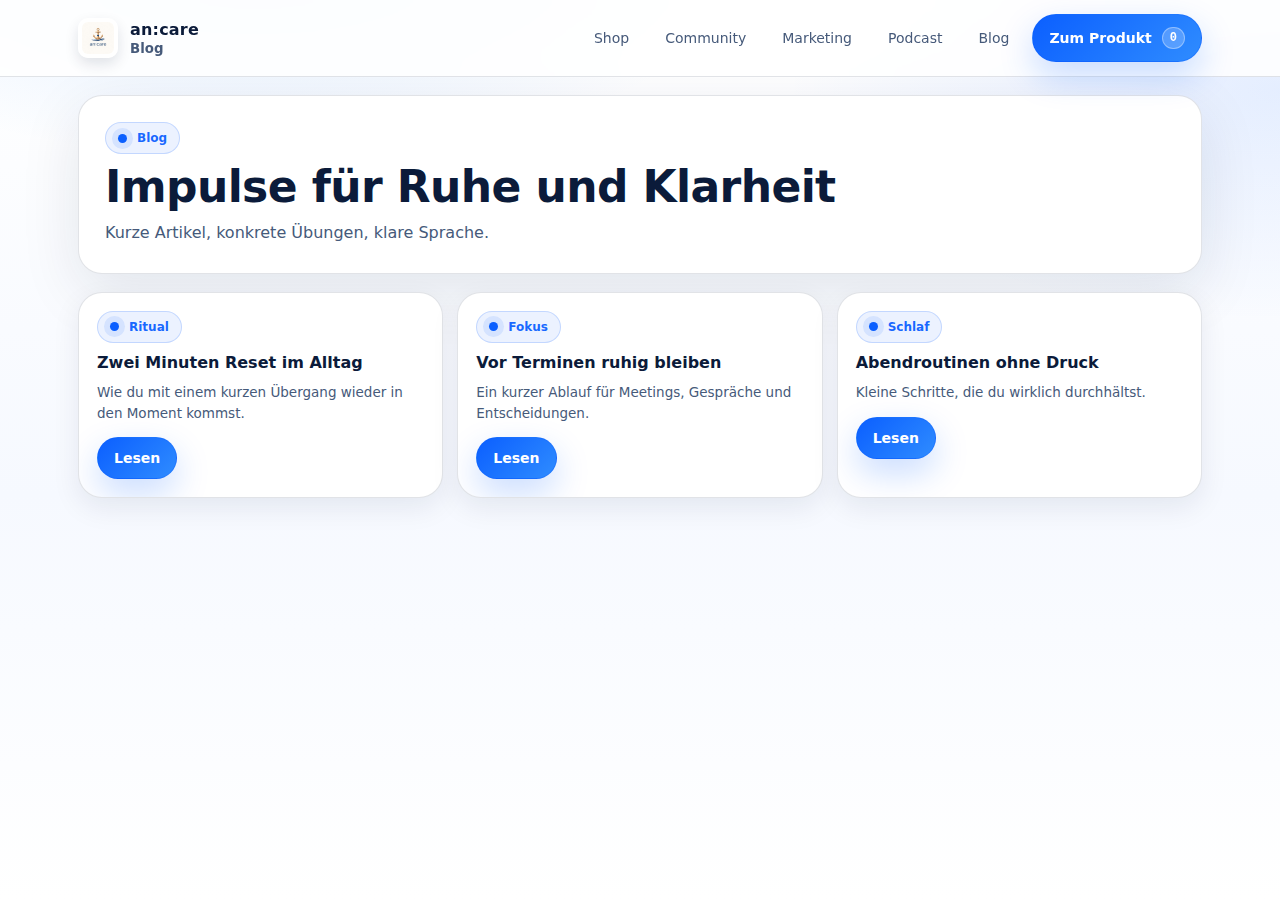
<file: blog.html>
<!doctype html>
<html lang="de">
<head>
  <meta charset="utf-8" />
  <meta name="viewport" content="width=device-width, initial-scale=1" />
  <title>an:care Blog</title>
  <link rel="icon" type="image/png" href="favicon.png">
  <link rel="apple-touch-icon" href="favicon.png">
  <link rel="stylesheet" href="styles.css" />
</head>

<body>
  <header>
    <div class="container">
      <div class="nav">
        <a class="brand" href="index.html" aria-label="Start">
          <img class="logo" src="logo.png" alt="an:care Logo" />
          <span>
            an:care
            <small>Blog</small>
          </span>
        </a>

        <nav class="links" aria-label="Navigation">
          <a class="link" href="shop.html">Shop</a>
          <a class="link" href="community.html">Community</a>
          <a class="link" href="marketing.html">Marketing</a>
          <a class="link" href="podcast.html">Podcast</a>
          <a class="link" href="blog.html">Blog</a>
          <a class="btn btnPrimary" href="product.html">
            Zum Produkt <span class="badge" id="cartCount">0</span>
          </a>
        </nav>
      </div>
    </div>
  </header>

  <main>
    <section class="section">
      <div class="container">
        <div class="card shadowBig">
          <div class="padLg">
            <div class="kicker"><span class="dot" aria-hidden="true"></span> Blog</div>
            <h1 style="margin:10px 0">Impulse für Ruhe und Klarheit</h1>
            <p class="lead" style="margin:0">
              Kurze Artikel, konkrete Übungen, klare Sprache.
            </p>
          </div>
        </div>

        <div style="height:18px"></div>

        <div class="grid3">
          <article class="card">
            <div class="pad">
              <div class="kicker"><span class="dot" aria-hidden="true"></span> Ritual</div>
              <div style="font-weight:900; font-size:16px; margin-top:10px">Zwei Minuten Reset im Alltag</div>
              <div class="sub">Wie du mit einem kurzen Übergang wieder in den Moment kommst.</div>
              <div class="ctaRow" style="margin-top:14px">
                <a class="btn btnPrimary" href="#">Lesen</a>
              </div>
            </div>
          </article>

          <article class="card">
            <div class="pad">
              <div class="kicker"><span class="dot" aria-hidden="true"></span> Fokus</div>
              <div style="font-weight:900; font-size:16px; margin-top:10px">Vor Terminen ruhig bleiben</div>
              <div class="sub">Ein kurzer Ablauf für Meetings, Gespräche und Entscheidungen.</div>
              <div class="ctaRow" style="margin-top:14px">
                <a class="btn btnPrimary" href="#">Lesen</a>
              </div>
            </div>
          </article>

          <article class="card">
            <div class="pad">
              <div class="kicker"><span class="dot" aria-hidden="true"></span> Schlaf</div>
              <div style="font-weight:900; font-size:16px; margin-top:10px">Abendroutinen ohne Druck</div>
              <div class="sub">Kleine Schritte, die du wirklich durchhältst.</div>
              <div class="ctaRow" style="margin-top:14px">
                <a class="btn btnPrimary" href="#">Lesen</a>
              </div>
            </div>
          </article>
        </div>
      </div>
    </section>
  </main>

  <script src="app.js"></script>
  <script>
    document.addEventListener("DOMContentLoaded", () => {
      if(typeof setCartBadge === "function") setCartBadge();
    });
  </script>
</body>
</html>
</file>
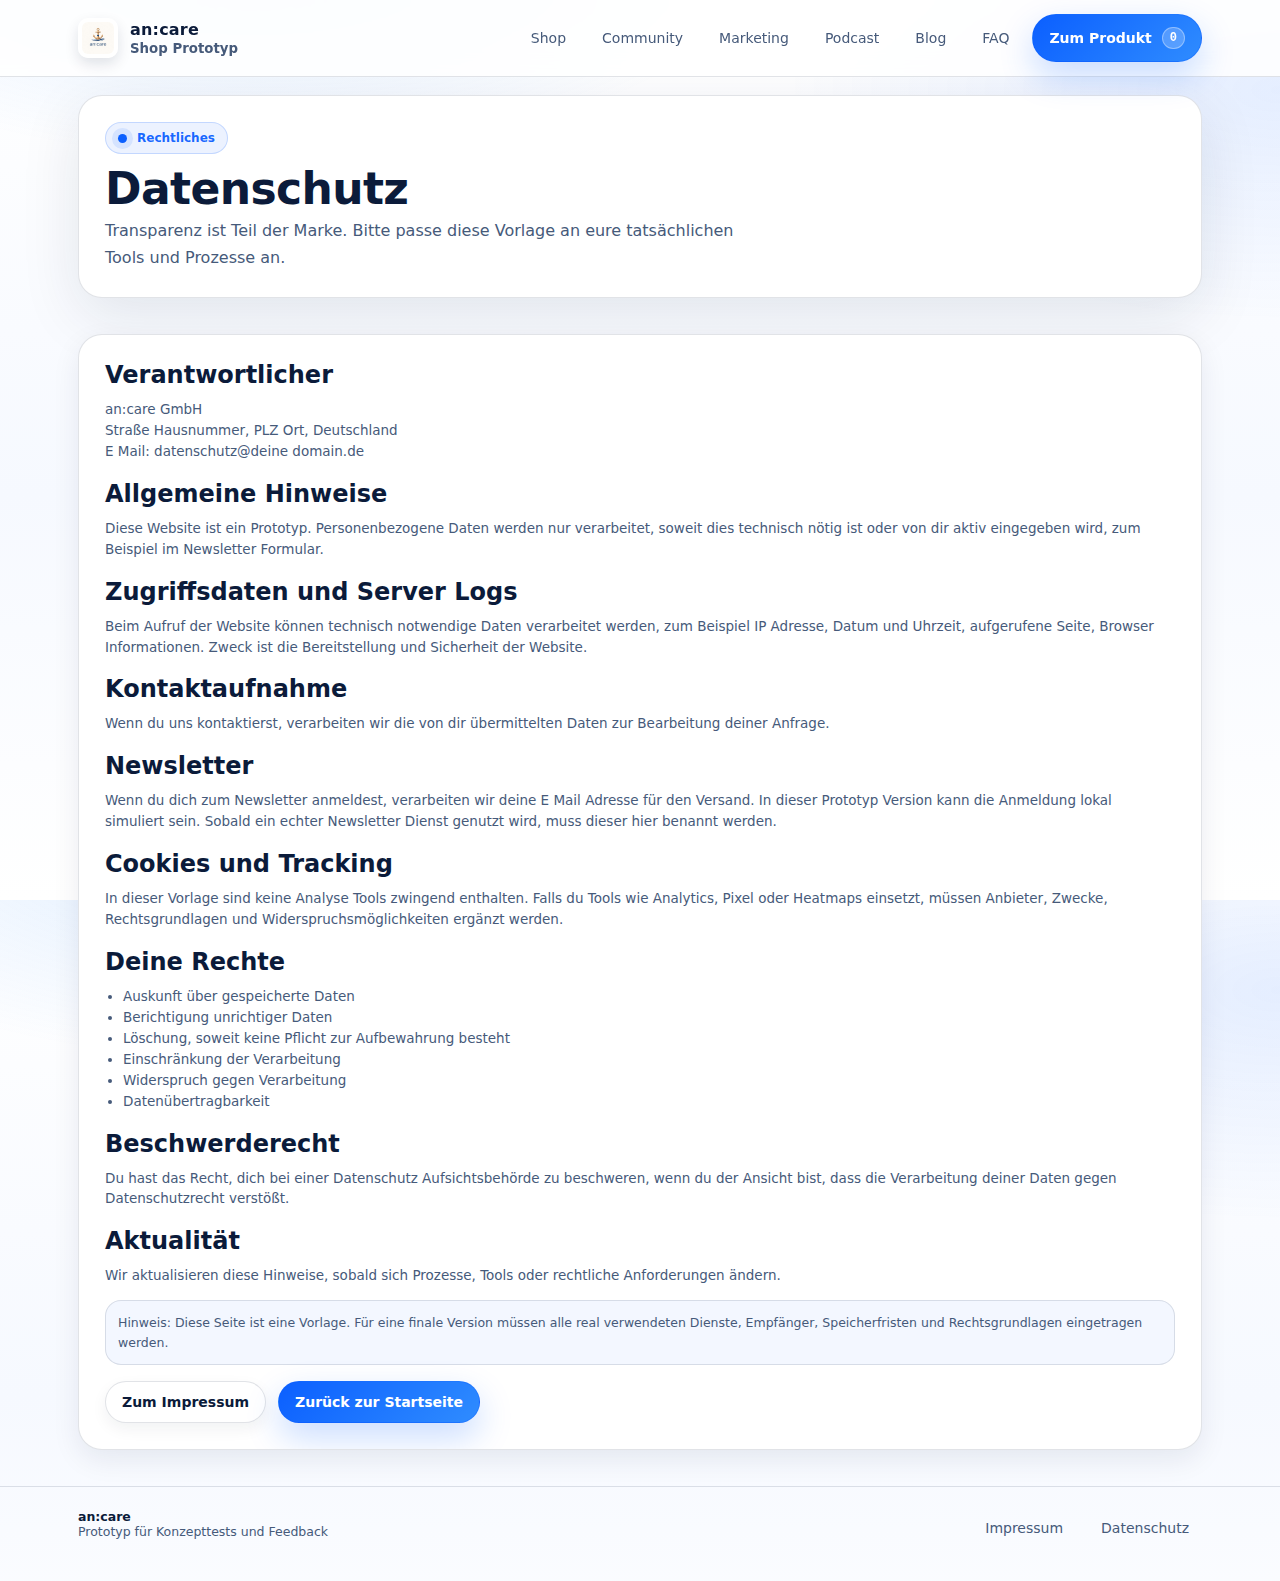
<file: datenschutz.html>
<!doctype html>
<html lang="de">
<head>
  <meta charset="utf-8" />
  <meta name="viewport" content="width=device-width, initial-scale=1" />
  <title>Datenschutz | an:care</title>
  <meta name="description" content="Datenschutzhinweise der an:care GmbH" />
  <link rel="icon" type="image/png" href="favicon.png">
  <link rel="apple-touch-icon" href="favicon.png">
  <link rel="stylesheet" href="styles.css" />
</head>

<body>
  <header>
    <div class="container">
      <div class="nav">
        <a class="brand" href="index.html" aria-label="Start">
          <img class="logo" src="logo.png" alt="an:care Logo" />
          <span>
            an:care
            <small>Shop Prototyp</small>
          </span>
        </a>

        <nav class="links" aria-label="Navigation">
          <a class="link" href="shop.html">Shop</a>
          <a class="link" href="community.html">Community</a>
          <a class="link" href="marketing.html">Marketing</a>
          <a class="link" href="podcast.html">Podcast</a>
          <a class="link" href="blog.html">Blog</a>
          <a class="link" href="index.html#faq">FAQ</a>
          <a class="btn btnPrimary" href="product.html">
            Zum Produkt <span class="badge" id="cartCount">0</span>
          </a>
        </nav>
      </div>
    </div>
  </header>

  <main>
    <section class="section">
      <div class="container">
        <div class="card shadowBig">
          <div class="padLg">
            <div class="kicker"><span class="dot" aria-hidden="true"></span> Rechtliches</div>
            <h1 style="margin:12px 0 6px">Datenschutz</h1>
            <p class="lead" style="margin-bottom:0">
              Transparenz ist Teil der Marke. Bitte passe diese Vorlage an eure tatsächlichen Tools und Prozesse an.
            </p>
          </div>
        </div>
      </div>
    </section>

    <section class="section">
      <div class="container">
        <div class="card">
          <div class="padLg">
            <h2 style="margin:0 0 10px">Verantwortlicher</h2>
            <p class="sub" style="margin:0 0 14px">
              an:care GmbH<br />
              Straße Hausnummer, PLZ Ort, Deutschland<br />
              E Mail: datenschutz@deine domain.de
            </p>

            <h2 style="margin:18px 0 10px">Allgemeine Hinweise</h2>
            <p class="sub" style="margin:0 0 14px">
              Diese Website ist ein Prototyp. Personenbezogene Daten werden nur verarbeitet, soweit dies technisch nötig ist oder von dir aktiv eingegeben wird, zum Beispiel im Newsletter Formular.
            </p>

            <h2 style="margin:18px 0 10px">Zugriffsdaten und Server Logs</h2>
            <p class="sub" style="margin:0 0 14px">
              Beim Aufruf der Website können technisch notwendige Daten verarbeitet werden, zum Beispiel IP Adresse, Datum und Uhrzeit, aufgerufene Seite, Browser Informationen. Zweck ist die Bereitstellung und Sicherheit der Website.
            </p>

            <h2 style="margin:18px 0 10px">Kontaktaufnahme</h2>
            <p class="sub" style="margin:0 0 14px">
              Wenn du uns kontaktierst, verarbeiten wir die von dir übermittelten Daten zur Bearbeitung deiner Anfrage.
            </p>

            <h2 style="margin:18px 0 10px">Newsletter</h2>
            <p class="sub" style="margin:0 0 14px">
              Wenn du dich zum Newsletter anmeldest, verarbeiten wir deine E Mail Adresse für den Versand. In dieser Prototyp Version kann die Anmeldung lokal simuliert sein. Sobald ein echter Newsletter Dienst genutzt wird, muss dieser hier benannt werden.
            </p>

            <h2 style="margin:18px 0 10px">Cookies und Tracking</h2>
            <p class="sub" style="margin:0 0 14px">
              In dieser Vorlage sind keine Analyse Tools zwingend enthalten. Falls du Tools wie Analytics, Pixel oder Heatmaps einsetzt, müssen Anbieter, Zwecke, Rechtsgrundlagen und Widerspruchsmöglichkeiten ergänzt werden.
            </p>

            <h2 style="margin:18px 0 10px">Deine Rechte</h2>
            <ul style="margin:0; padding-left:18px" class="sub">
              <li>Auskunft über gespeicherte Daten</li>
              <li>Berichtigung unrichtiger Daten</li>
              <li>Löschung, soweit keine Pflicht zur Aufbewahrung besteht</li>
              <li>Einschränkung der Verarbeitung</li>
              <li>Widerspruch gegen Verarbeitung</li>
              <li>Datenübertragbarkeit</li>
            </ul>

            <h2 style="margin:18px 0 10px">Beschwerderecht</h2>
            <p class="sub" style="margin:0 0 14px">
              Du hast das Recht, dich bei einer Datenschutz Aufsichtsbehörde zu beschweren, wenn du der Ansicht bist, dass die Verarbeitung deiner Daten gegen Datenschutzrecht verstößt.
            </p>

            <h2 style="margin:18px 0 10px">Aktualität</h2>
            <p class="sub" style="margin:0 0 14px">
              Wir aktualisieren diese Hinweise, sobald sich Prozesse, Tools oder rechtliche Anforderungen ändern.
            </p>

            <div class="fineprint" style="margin-top:14px">
              Hinweis: Diese Seite ist eine Vorlage. Für eine finale Version müssen alle real verwendeten Dienste, Empfänger, Speicherfristen und Rechtsgrundlagen eingetragen werden.
            </div>

            <div class="ctaRow" style="margin-top:16px">
              <a class="btn" href="impressum.html">Zum Impressum</a>
              <a class="btn btnPrimary" href="index.html">Zurück zur Startseite</a>
            </div>
          </div>
        </div>
      </div>
    </section>

    <footer>
      <div class="container">
        <div class="foot">
          <div>
            <strong style="color:var(--text)">an:care</strong><br />
            <span>Prototyp für Konzepttests und Feedback</span>
          </div>
          <div style="display:flex; gap:12px; flex-wrap:wrap">
            <a class="link" href="impressum.html">Impressum</a>
            <a class="link" href="datenschutz.html">Datenschutz</a>
          </div>
        </div>
      </div>
    </footer>
  </main>

  <script src="app.js"></script>
  <script>
    document.addEventListener("DOMContentLoaded", () => {
      if(typeof setCartBadge === "function") setCartBadge();
    });
  </script>
</body>
</html>
</file>
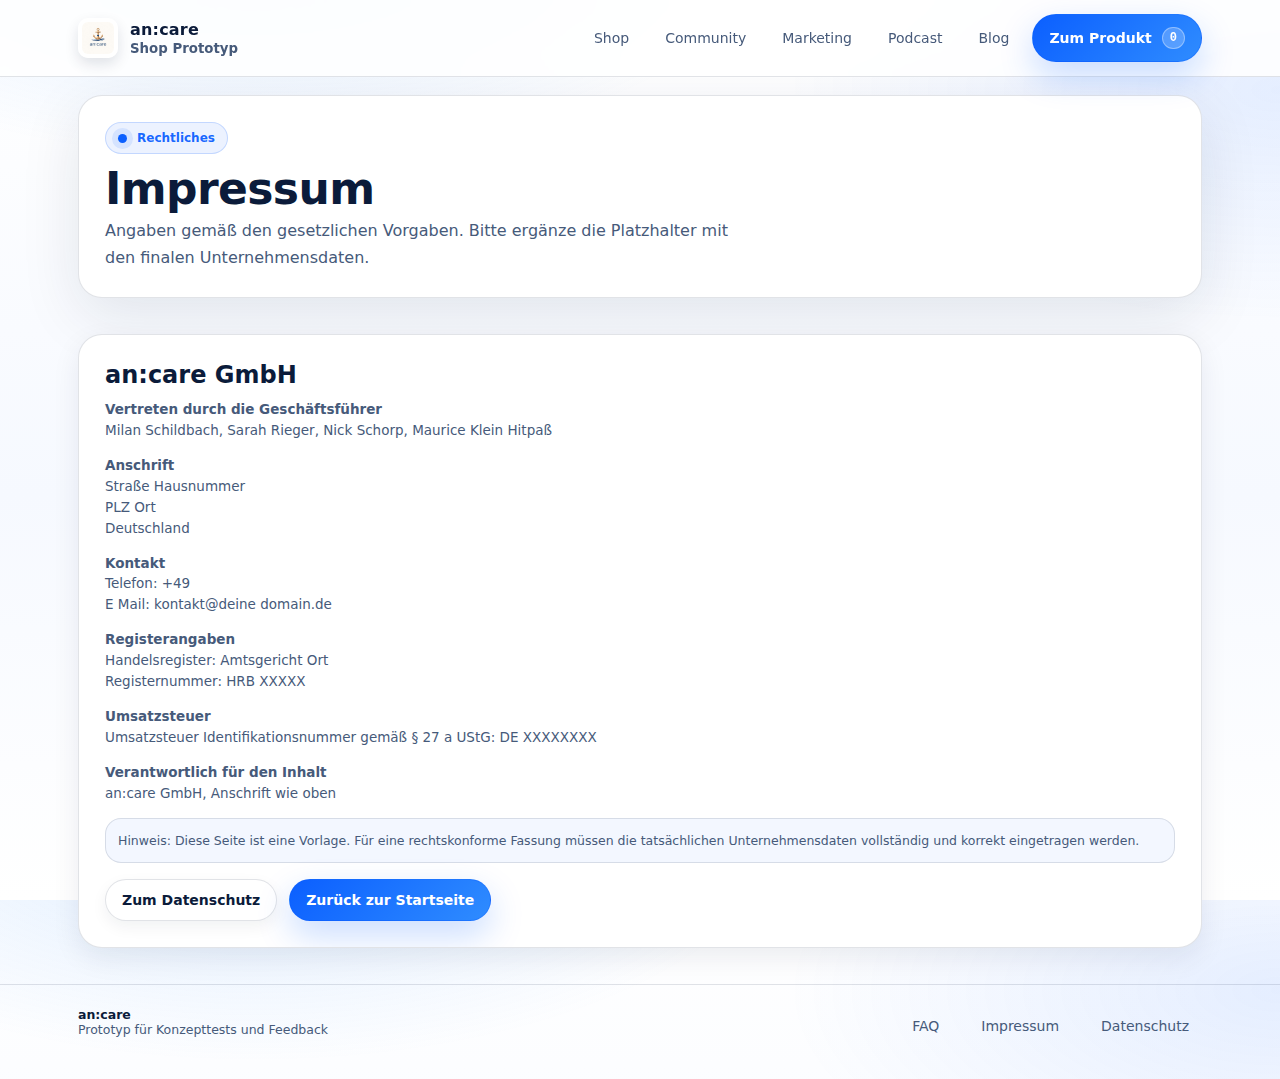
<file: impressum.html>
<!doctype html>
<html lang="de">
<head>
  <meta charset="utf-8" />
  <meta name="viewport" content="width=device-width, initial-scale=1" />
  <title>Impressum | an:care</title>
  <meta name="description" content="Impressum der an:care GmbH" />
  <link rel="icon" type="image/png" href="favicon.png">
  <link rel="apple-touch-icon" href="favicon.png">
  <link rel="stylesheet" href="styles.css" />
</head>

<body>
  <header>
    <div class="container">
      <div class="nav">
        <a class="brand" href="index.html" aria-label="Start">
          <img class="logo" src="logo.png" alt="an:care Logo" />
          <span>
            an:care
            <small>Shop Prototyp</small>
          </span>
        </a>

        <nav class="links" aria-label="Navigation">
          <a class="link" href="shop.html">Shop</a>
          <a class="link" href="community.html">Community</a>
          <a class="link" href="marketing.html">Marketing</a>
          <a class="link" href="podcast.html">Podcast</a>
          <a class="link" href="blog.html">Blog</a>
          <a class="btn btnPrimary" href="product.html">
            Zum Produkt <span class="badge" id="cartCount">0</span>
          </a>
        </nav>
      </div>
    </div>
  </header>

  <main>
    <section class="section">
      <div class="container">
        <div class="card shadowBig">
          <div class="padLg">
            <div class="kicker"><span class="dot" aria-hidden="true"></span> Rechtliches</div>
            <h1 style="margin:12px 0 6px">Impressum</h1>
            <p class="lead" style="margin-bottom:0">
              Angaben gemäß den gesetzlichen Vorgaben. Bitte ergänze die Platzhalter mit den finalen Unternehmensdaten.
            </p>
          </div>
        </div>
      </div>
    </section>

    <section class="section">
      <div class="container">
        <div class="card">
          <div class="padLg">
            <h2 style="margin:0 0 10px">an:care GmbH</h2>

            <div class="sub" style="margin:0 0 14px">
              <strong>Vertreten durch die Geschäftsführer</strong><br />
              Milan Schildbach, Sarah Rieger, Nick Schorp, Maurice Klein Hitpaß
            </div>

            <div class="sub" style="margin:0 0 14px">
              <strong>Anschrift</strong><br />
              Straße Hausnummer<br />
              PLZ Ort<br />
              Deutschland
            </div>

            <div class="sub" style="margin:0 0 14px">
              <strong>Kontakt</strong><br />
              Telefon: +49<br />
              E Mail: kontakt@deine domain.de
            </div>

            <div class="sub" style="margin:0 0 14px">
              <strong>Registerangaben</strong><br />
              Handelsregister: Amtsgericht Ort<br />
              Registernummer: HRB XXXXX
            </div>

            <div class="sub" style="margin:0 0 14px">
              <strong>Umsatzsteuer</strong><br />
              Umsatzsteuer Identifikationsnummer gemäß § 27 a UStG: DE XXXXXXXX
            </div>

            <div class="sub" style="margin:0 0 14px">
              <strong>Verantwortlich für den Inhalt</strong><br />
              an:care GmbH, Anschrift wie oben
            </div>

            <div class="fineprint" style="margin-top:14px">
              Hinweis: Diese Seite ist eine Vorlage. Für eine rechtskonforme Fassung müssen die tatsächlichen Unternehmensdaten vollständig und korrekt eingetragen werden.
            </div>

            <div class="ctaRow" style="margin-top:16px">
              <a class="btn" href="datenschutz.html">Zum Datenschutz</a>
              <a class="btn btnPrimary" href="index.html">Zurück zur Startseite</a>
            </div>
          </div>
        </div>
      </div>
    </section>

  <footer>
  <div class="container">
    <div class="foot">
      <div>
        <strong style="color:var(--text)">an:care</strong><br />
        <span>Prototyp für Konzepttests und Feedback</span>
      </div>

      <div style="display:flex; gap:16px; flex-wrap:wrap;">
        <a class="link" href="FAQ.html">FAQ</a>
        <a class="link" href="#">Impressum</a>
        <a class="link" href="#">Datenschutz</a>
      </div>
    </div>
  </div>
</footer>

  </main>

  <script src="app.js"></script>
  <script>
    document.addEventListener("DOMContentLoaded", () => {
      if(typeof setCartBadge === "function") setCartBadge();
    });
  </script>
</body>
</html>
</file>
<file: styles.css>
:root{
  --bg:#f6f9ff;
  --white:#ffffff;
  --text:#0b1b3a;
  --muted:#465a7a;
  --line:rgba(11,27,58,.12);

  --blue:#0b5fff;
  --blue2:#2f8cff;
  --blueSoft:rgba(11,95,255,.08);

  --shadow: 0 18px 60px rgba(11,27,58,.10);
  --shadow2: 0 10px 28px rgba(11,27,58,.08);

  --radius:18px;
  --radius2:24px;
  --max:1160px;

  --sans: ui-sans-serif, system-ui, -apple-system, Segoe UI, Roboto, Helvetica, Arial;
  --mono: ui-monospace, SFMono-Regular, Menlo, Monaco, Consolas, "Liberation Mono", "Courier New", monospace;
}

*{box-sizing:border-box}
html,body{height:100%}
body{
  margin:0;
  font-family:var(--sans);
  color:var(--text);
  background:
    radial-gradient(900px 420px at 20% -10%, rgba(47,140,255,.18), transparent 60%),
    radial-gradient(900px 420px at 100% 10%, rgba(11,95,255,.10), transparent 55%),
    linear-gradient(180deg, var(--white), var(--bg) 55%, var(--white));
}

a{color:inherit; text-decoration:none}
.container{max-width:var(--max); margin:0 auto; padding:0 18px}

/* Header */
header{
  position:sticky; top:0; z-index:50;
  background: rgba(255,255,255,.86);
  backdrop-filter: blur(10px);
  border-bottom:1px solid var(--line);
}
.nav{
  display:flex; align-items:center; justify-content:space-between;
  gap:14px; padding:14px 0;
}
.brand{
  display:flex; align-items:center; gap:12px;
  font-weight:800; letter-spacing:.2px;
}
.brand small{
  display:block; font-weight:650;
  color:var(--muted); margin-top:2px; letter-spacing:0;
}

/* Logo Mark */
.mark{
  width:42px; height:42px; border-radius:14px;
  background:
    radial-gradient(circle at 30% 30%, rgba(255,255,255,.95), rgba(255,255,255,0) 55%),
    linear-gradient(135deg, var(--blue), var(--blue2));
  box-shadow: 0 10px 20px rgba(11,95,255,.18);
  position:relative; overflow:hidden;
}
.mark:after{
  content:"";
  position:absolute; inset:-40%;
  background: conic-gradient(from 180deg, rgba(255,255,255,0), rgba(255,255,255,.35), rgba(255,255,255,0));
  animation: spin 7s linear infinite;
}
@keyframes spin{to{transform:rotate(360deg)}}

.logo{
  width: 40px;
  height: 40px;
  object-fit: contain;
  border-radius: 10px;
  box-shadow: 0 6px 14px rgba(11,27,58,.12);
  background: rgba(255,255,255,.85);
  padding: 4px;
}

/* Navigation */
.links{display:flex; align-items:center; gap:10px; flex-wrap:wrap; justify-content:flex-end}
.link{
  padding:10px 12px;
  border-radius:999px;
  border:1px solid transparent;
  color:var(--muted);
  font-size:14px;
}
.link:hover{
  color:var(--text);
  border-color:var(--line);
  background:rgba(255,255,255,.85);
}

/* Buttons */
.btn{
  display:inline-flex; align-items:center; justify-content:center;
  gap:10px;
  border-radius:999px;
  padding:12px 16px;
  font-size:14px;
  font-weight:700;
  border:1px solid var(--line);
  background: var(--white);
  color:var(--text);
  box-shadow: 0 6px 16px rgba(11,27,58,.06);
  cursor:pointer;
  transition: transform .12s ease, box-shadow .12s ease, background .12s ease, border-color .12s ease;
  user-select:none;
}
.btn:hover{
  transform: translateY(-1px);
  box-shadow: 0 10px 26px rgba(11,27,58,.10);
  border-color: rgba(11,95,255,.25);
}
.btnPrimary{
  border-color: rgba(11,95,255,.35);
  background: linear-gradient(135deg, var(--blue), var(--blue2));
  color:var(--white);
  box-shadow: 0 14px 34px rgba(11,95,255,.22);
}
.btnPrimary:hover{
  border-color: rgba(11,95,255,.55);
  box-shadow: 0 18px 44px rgba(11,95,255,.28);
}
.btnSmall{padding:10px 12px; font-size:13px}

.badge{
  min-width:22px; height:22px;
  padding:0 7px;
  display:inline-flex; align-items:center; justify-content:center;
  border-radius:999px;
  background: rgba(255,255,255,.22);
  border:1px solid rgba(255,255,255,.35);
  font-size:12px;
  font-family:var(--mono);
}

/* Pills */
.kicker{
  display:inline-flex; align-items:center; gap:10px;
  padding:8px 12px;
  border-radius:999px;
  background: var(--blueSoft);
  border:1px solid rgba(11,95,255,.18);
  color: rgba(11,95,255,.95);
  font-weight:800;
  font-size:12px;
}
.dot{
  width:9px; height:9px; border-radius:99px;
  background: var(--blue);
  box-shadow: 0 0 0 6px rgba(11,95,255,.10);
}

/* Cards */
.card{
  border-radius: var(--radius2);
  background: var(--white);
  border:1px solid var(--line);
  box-shadow: var(--shadow2);
  overflow:hidden;
}
.shadowBig{box-shadow: var(--shadow)}
.pad{padding:18px}
.padLg{padding:26px}

/* Hero with background video */
.hero{padding:40px 0 14px; position:relative; overflow:hidden;}
.heroVideo{
  position:absolute;
  inset:0;
  z-index:0;
  pointer-events:none;
}
.heroVideo video{
  width:100%;
  height:100%;
  object-fit:cover;
  filter:saturate(1.10) contrast(1.10);
  transform:scale(1.02);
}
.heroOverlay{
  position:absolute;
  inset:0;
  background:linear-gradient(180deg, rgba(255,255,255,0.78), rgba(255,255,255,0.60));
}
.hero .container,
.hero .heroGrid{
  position:relative;
  z-index:1;
}

.heroGrid{
  display:grid;
  grid-template-columns: 1.1fr .9fr;
  gap:18px;
  align-items:stretch;
}
@media (max-width: 980px){ .heroGrid{grid-template-columns:1fr} }

/* Mobile: video off */
@media (max-width: 900px){
  .heroVideo{ display:none; }
  .hero{
    background:linear-gradient(180deg, rgba(255,255,255,0.98), rgba(243,248,255,0.92));
  }
}

/* Typography */
h1{
  margin:14px 0 10px;
  font-size:44px;
  letter-spacing:-.6px;
  line-height:1.05;
}
@media (max-width: 520px){ h1{font-size:34px} }

.heroTitle{
  font-size: clamp(34px, 4vw, 54px);
  line-height: 1.05;
  letter-spacing: -0.02em;
  margin: 10px 0 10px;
}

/* underline animation on load */
.underlineOnLoad{
  position:relative;
  display:inline-block;
  background-image: linear-gradient(transparent 70%, rgba(11,95,255,.35) 0);
  background-size: 0% 100%;
  background-repeat:no-repeat;
  background-position: 0 0;
  animation: underlineGrow .7s ease-out .25s forwards;
}
@keyframes underlineGrow{ to{ background-size: 100% 100%; } }

.lead{
  margin:0 0 16px;
  color:var(--muted);
  font-size:16px;
  line-height:1.65;
  max-width: 64ch;
}
.heroSub{
  font-size: 16.5px;
  color: var(--muted);
  margin: 0 0 14px;
  max-width: 52ch;
}

.sub{
  margin:10px 0 0;
  color:var(--muted);
  font-size:13.5px;
  line-height:1.55;
}

.ctaRow{display:flex; gap:12px; flex-wrap:wrap; margin-top:16px}
.ctaRight{margin-top:14px; justify-content:flex-start;}
@media (max-width: 980px){ .ctaRight{justify-content:center;} }

.fineprint{
  margin-top:16px;
  padding:12px 12px;
  border-radius: 16px;
  border:1px solid var(--line);
  background: rgba(11,95,255,.05);
  color: var(--muted);
  font-size:12.5px;
  line-height:1.55;
}

/* Chips */
.chipRow{
  display:flex;
  flex-wrap:wrap;
  gap:10px;
  margin: 10px 0 16px;
}
.chip{
  display:inline-flex;
  align-items:center;
  padding: 8px 12px;
  border-radius: 999px;
  border: 1px solid var(--line);
  background: rgba(255,255,255,.75);
  color: var(--text);
  font-weight: 700;
  font-size: 12.5px;
  box-shadow: 0 10px 20px rgba(11,27,58,.05);
}

/* Media top */
.mediaTop{
  padding:16px 18px;
  display:flex; align-items:center; justify-content:space-between; gap:12px;
  border-bottom:1px solid var(--line);
}
.mediaTop strong{font-size:14px}
.mediaTop span{color:var(--muted); font-size:12px}

/* Generic images */
.img{
  width:100%;
  border-radius: 18px;
  border:1px solid var(--line);
  box-shadow: var(--shadow2);
  object-fit: cover;
  aspect-ratio: 16 / 10;
  background: transparent;
  display:block;
}

/* Right hero product styling */
.productLink{
  display:block;
  border-radius:22px;
  overflow:hidden;
  border:1px solid var(--line);
  background: rgba(255,255,255,.55);
}

/* Right box: media layout + CTA */
.mediaGrid{
  padding:12px;
  display:grid;
  grid-template-rows: 270px 260px;
  gap:12px;
}

/* top product image should sit perfectly in its rounded frame */
.heroProduct{
  width:100%;
  height:100%;
  object-fit:cover;
  object-position:center 52%;
  border-radius:18px;
  border:1px solid var(--line);
  box-shadow:0 18px 44px rgba(11,95,255,.12);
  background: transparent;
  display:block;
}

/* bottom packaging: full width like top image, with air top/bottom, no tiny look */
.packShot{
  width:100%;
  height:240px;   /* gleiche visuelle Präsenz wie oben */
  border-radius:18px;
  overflow:hidden;
  border:1px solid var(--line);
  box-shadow: var(--shadow2);
  background:transparent;
}

.packShot img{
  width:100%;
  height:100%;
  display:block;
  object-fit:cover;
  object-position:center 52%;
}



/* CTA under images (clean placement) */
.rightCta{
  display:flex;
  gap:12px;
  padding: 12px 14px 16px;
  align-items:center;
  justify-content:flex-start;
}
@media (max-width: 980px){
  .rightCta{ justify-content:center; flex-wrap:wrap; }
}

/* Sections */
.section{padding:18px 0}
.sectionHeader{
  display:flex; align-items:flex-end; justify-content:space-between; gap:12px;
  margin:8px 0 14px;
}
.sectionHeader h2{margin:0; font-size:20px; letter-spacing:-.2px}
.sectionHeader p{
  margin:0;
  color:var(--muted);
  font-size:13.5px;
  line-height:1.5;
  max-width: 72ch;
}

.grid3{display:grid; grid-template-columns: repeat(3, 1fr); gap:14px}
@media (max-width: 980px){ .grid3{grid-template-columns: 1fr} }

.grid2{
  display:grid;
  grid-template-columns:repeat(2, 1fr);
  gap:24px;
}
@media (max-width: 900px){ .grid2{grid-template-columns:1fr;} }

.price{
  font-family:var(--mono);
  font-size:13px;
  padding:8px 10px;
  border-radius: 14px;
  border:1px solid var(--line);
  background: rgba(11,95,255,.05);
  color: rgba(11,95,255,.95);
  white-space:nowrap;
}

.tagRow{display:flex; gap:8px; flex-wrap:wrap; margin:12px 0}
.tag{
  font-size:12px;
  color: var(--muted);
  padding:8px 10px;
  border-radius:999px;
  border:1px solid var(--line);
  background:var(--white);
}

/* Info blocks */
.infoGrid{display:grid; grid-template-columns: 1fr 1fr; gap:14px}
@media (max-width: 980px){ .infoGrid{grid-template-columns:1fr} }
.info h3{margin:0 0 8px; font-size:16px; letter-spacing:-.2px}
.info ul{
  margin:0; padding-left:18px;
  color:var(--muted);
  font-size:13.5px;
  line-height:1.65;
}

/* FAQ */
details{
  border:1px solid var(--line);
  background:var(--white);
  border-radius: 18px;
  padding:12px 14px;
  margin:10px 0;
  box-shadow: 0 8px 22px rgba(11,27,58,.06);
}
summary{cursor:pointer; font-weight:800; font-size:14px; color:var(--text)}
details p{color:var(--muted); margin:10px 0 0; font-size:13.5px; line-height:1.6}

/* Footer */
footer{
  margin-top:18px;
  padding:22px 0 34px;
  border-top:1px solid var(--line);
  color:var(--muted);
  font-size:12.5px;
}
.foot{display:flex; align-items:flex-start; justify-content:space-between; gap:14px; flex-wrap:wrap}

/* Product page */
.productGrid{
  display:grid;
  grid-template-columns: 1.1fr .9fr;
  gap:18px;
  align-items:start;
}
@media (max-width: 980px){ .productGrid{grid-template-columns:1fr} }

.galleryMain{
  width:100%;
  border-radius: var(--radius2);
  border:1px solid var(--line);
  box-shadow: var(--shadow2);
  background:#eef4ff;
  object-fit:cover;
  aspect-ratio: 4 / 3;
}
.thumbs{
  margin-top:12px;
  display:grid;
  grid-template-columns: repeat(6, 1fr);
  gap:10px;
}
@media (max-width: 980px){ .thumbs{grid-template-columns: repeat(4, 1fr)} }
.thumb{
  width:100%;
  border-radius: 14px;
  border:1px solid var(--line);
  background:#eef4ff;
  aspect-ratio: 1 / 1;
  object-fit:cover;
  cursor:pointer;
  transition: transform .12s ease, border-color .12s ease;
}
.thumb:hover{transform: translateY(-1px); border-color: rgba(11,95,255,.25) }

/* Forms */
.field{margin-top:12px}
label{display:block; font-size:12.5px; color:var(--muted); margin-bottom:6px; font-weight:700}
select,
input:not([type="radio"]):not([type="checkbox"]){
  width:100%;
  border-radius: 16px;
  border:1px solid var(--line);
  background: var(--white);
  color: var(--text);
  padding:12px 12px;
  outline:none;
  font-size:14px;
  box-shadow: 0 6px 16px rgba(11,27,58,.04);
}


/* Wave block */
.waveEmbed{
  margin-top: 24px;
  display:flex;
  justify-content:center;
}
.waveEmbed iframe{
  width:100%;
  max-width:480px;
  height:420px;
  border-radius:18px;
  overflow:hidden;
  box-shadow:0 20px 40px rgba(11,95,255,.12);
}
.waveImage{
  margin-top: 28px;
  display:flex;
  justify-content:center;
}
.waveImage img{
  width:100%;
  max-width:520px;
  border-radius:22px;
  box-shadow:0 30px 60px rgba(11,27,58,.12);
  object-fit:cover;
}

/* Influencer layout */
.influencerGrid{
  display:grid;
  grid-template-columns:repeat(2, 1fr);
  gap:28px;
  align-items:stretch;
}
@media (max-width: 980px){
  .influencerGrid{grid-template-columns:1fr;}
}

.influencerCard{
  height:100%;
  display:flex;
  flex-direction:column;
}

.influencerMedia{
  height:420px;
  overflow:hidden;
  border-radius:22px;
  display:flex;
  border:1px solid var(--line);
  box-shadow: var(--shadow2);
  background: rgba(255,255,255,.55);
}
@media (max-width: 980px){
  .influencerMedia{height:300px;}
}

.influencerMedia video,
.influencerMedia img{
  width:100%;
  height:100%;
  object-fit:cover;
  display:block;
  flex:1;
  border-radius:0;
}

/* keeps bottom meta aligned */
.influencerBottom{margin-top:auto;}
/* Newsletter Pop up */
.nlOverlay{
  position:fixed;
  inset:0;
  display:none;
  align-items:center;
  justify-content:center;
  padding:18px;
  background: rgba(11,27,58,.45);
  backdrop-filter: blur(8px);
  z-index: 9999;
}

.nlOverlay.isOpen{ display:flex; }

.nlModal{
  width: min(560px, 100%);
  border-radius: 26px;
  background: rgba(255,255,255,.92);
  border: 1px solid var(--line);
  box-shadow: 0 30px 90px rgba(11,27,58,.22);
  padding: 22px 22px 18px;
  position:relative;
}

.nlClose{
  position:absolute;
  top:12px;
  right:12px;
  width:40px;
  height:40px;
  border-radius: 999px;
  border: 1px solid var(--line);
  background: rgba(255,255,255,.85);
  color: var(--text);
  font-size: 24px;
  line-height: 1;
  cursor:pointer;
  box-shadow: 0 10px 22px rgba(11,27,58,.10);
}

.nlTitle{
  margin: 10px 0 6px;
  font-size: 26px;
  letter-spacing: -.3px;
}

.nlSub{
  margin: 0 0 14px;
  color: var(--muted);
  font-size: 14.5px;
  line-height: 1.55;
  max-width: 60ch;
}

.nlForm{
  display:grid;
  grid-template-columns: 1fr;
  gap:10px;
  margin-top: 10px;
}

.nlForm .btn{
  justify-content:center;
}

.nlForm input{
  height: 46px;
}

.nlFine{
  margin-top: 6px;
  color: var(--muted);
  font-size: 12.5px;
  line-height: 1.45;
}
.soonBadge{
  display:inline-flex;
  align-items:center;
  padding:8px 12px;
  border-radius:999px;
  border:1px solid var(--line);
  background: rgba(11,95,255,.06);
  color: rgba(11,95,255,.95);
  font-weight:800;
  font-size:12px;
  white-space:nowrap;
}

.modal{
  position:fixed;
  inset:0;
  background: rgba(11,27,58,.45);
  display:none;
  align-items:center;
  justify-content:center;
  padding:18px;
  z-index:999;
}
.modal.open{ display:flex; }

.modalCard{
  width:min(680px, 100%);
  border-radius:24px;
  background: var(--white);
  border:1px solid var(--line);
  box-shadow: 0 30px 80px rgba(11,27,58,.25);
  overflow:hidden;
}

.modalTop{
  padding:18px;
  display:flex;
  align-items:flex-start;
  justify-content:space-between;
  gap:12px;
  border-bottom:1px solid var(--line);
  background: rgba(255,255,255,.92);
}
/* Community Calendar */
.calendarGrid{width:100%}
.calCells{
  display:grid;
  grid-template-columns: repeat(7, 1fr);
  gap:10px;
  margin-top:12px;
}
.calHead{
  font-size:12px;
  color:var(--muted);
  font-weight:900;
  text-align:center;
  padding:6px 0;
}
.calCell{
  border:1px solid var(--line);
  background: rgba(255,255,255,.75);
  border-radius:16px;
  padding:10px;
  min-height:64px;
  cursor:pointer;
  box-shadow: 0 10px 20px rgba(11,27,58,.05);
  transition: transform .12s ease, border-color .12s ease;
  position:relative;
}
.calCell:hover{transform: translateY(-1px); border-color: rgba(11,95,255,.25)}
.calMuted{opacity:.35; cursor:default}
.calNum{font-weight:900; font-size:14px}
.calBadge{
  position:absolute;
  top:10px;
  right:10px;
  min-width:20px;
  height:20px;
  padding:0 6px;
  border-radius:999px;
  font-size:12px;
  font-family:var(--mono);
  display:inline-flex;
  align-items:center;
  justify-content:center;
  background: rgba(11,95,255,.12);
  border:1px solid rgba(11,95,255,.22);
  color: rgba(11,95,255,.95);
}
.calHas{background: rgba(11,95,255,.06)}
.calToday{
  border-color: rgba(11,95,255,.45);
  box-shadow: 0 18px 44px rgba(11,95,255,.12);
}

.meetingItem{
  border:1px solid var(--line);
  border-radius:18px;
  padding:12px 14px;
  background: rgba(255,255,255,.75);
  box-shadow: 0 10px 22px rgba(11,27,58,.05);
  margin-bottom:10px;
}
/* Community Calendar */
.calCells{
  display:grid;
  grid-template-columns: repeat(7, 1fr);
  gap:10px;
  margin-top:12px;
}
.calHead{
  font-size:12px;
  color:var(--muted);
  font-weight:900;
  text-align:center;
  padding:6px 0;
}
.calCell{
  border:1px solid var(--line);
  background: rgba(255,255,255,.75);
  border-radius:16px;
  padding:10px;
  min-height:64px;
  cursor:pointer;
  box-shadow: 0 10px 20px rgba(11,27,58,.05);
  transition: transform .12s ease, border-color .12s ease;
  position:relative;
}
.calCell:hover{transform: translateY(-1px); border-color: rgba(11,95,255,.25)}
.calMuted{opacity:.35; cursor:default}
.calNum{font-weight:900; font-size:14px}
.calBadge{
  position:absolute;
  top:10px;
  right:10px;
  min-width:20px;
  height:20px;
  padding:0 6px;
  border-radius:999px;
  font-size:12px;
  font-family:var(--mono);
  display:inline-flex;
  align-items:center;
  justify-content:center;
  background: rgba(11,95,255,.12);
  border:1px solid rgba(11,95,255,.22);
  color: rgba(11,95,255,.95);
}
.calHas{background: rgba(11,95,255,.06)}
.calToday{
  border-color: rgba(11,95,255,.45);
  box-shadow: 0 18px 44px rgba(11,95,255,.12);
}

.meetingItem{
  border:1px solid var(--line);
  border-radius:18px;
  padding:12px 14px;
  background: rgba(255,255,255,.75);
  box-shadow: 0 10px 22px rgba(11,27,58,.05);
  margin-bottom:10px;
}

/* Community Feed */
.postItem{
  border:1px solid var(--line);
  border-radius:18px;
  padding:14px;
  margin-bottom:14px;
  background:rgba(255,255,255,.8);
  box-shadow:0 10px 24px rgba(11,27,58,.05);
}
.commentInput{
  flex:1;
  min-width:220px;
}
.nameHover{
  position:relative;
  display:inline-block;
}

.nameText{
  font-weight:900;
  font-size:16px;
  cursor:default;
}

.namePreview{
  position:absolute;
  left:0;
  top:28px;
  width:160px;
  height:auto;
  border-radius:16px;
  border:1px solid var(--line);
  box-shadow: var(--shadow2);
  background:white;

  opacity:0;
  transform: translateY(6px);
  pointer-events:none;

  transition: opacity .18s ease, transform .18s ease;
  z-index:20;
}

.nameHover:hover .namePreview{
  opacity:1;
  transform: translateY(0);
}
/* Marketing: Channel Logo + Hover Preview (clean) */

/* Karte darf die Vorschau NICHT abschneiden */
.channelCard{
  position: relative;
  overflow: visible;
}

/* Badge sitzt oben rechts */
.channelBadge{
  position: absolute;
  top: auto;
  right: 18px;
  bottom: 18px;
  width: 46px;
  height: 46px;
  border-radius: 14px;
  background: rgba(255,255,255,.95);
  border: 1px solid rgba(11,27,58,.12);
  box-shadow: 0 10px 25px rgba(11,27,58,.10);
  display: flex;
  align-items: center;
  justify-content: center;
  z-index: 20;
}

/* Logo im Badge */
.channelLogo{
  width: 28px;
  height: 28px;
  object-fit: cover;
  border-radius: 8px;
  display: block;
  cursor: pointer;
}

/* Vorschau ist standardmäßig verborgen */
.channelPreview{
  position: absolute;
  top: auto;
  bottom: 58px;
  right: 0;
  width: 260px;
  max-width: 75vw;
  height: auto;
  border-radius: 18px;
  border: 1px solid rgba(11,27,58,.12);
  box-shadow: 0 20px 45px rgba(11,27,58,.18);
  background: #fff;

  opacity: 0;
  transform: translateY(8px);
  pointer-events: none;
  transition: opacity .2s ease, transform .2s ease;
  z-index: 30;
}


/* Hover auf Badge ODER Logo zeigt Vorschau */
.channelBadge:hover .channelPreview,
.channelLogo:hover + .channelPreview{
  opacity: 1;
  transform: translateY(0);
}
/* Warenkorb Layout: links Inhalt, rechts Versand und Zahlung */
.cartLayout{
  display:grid;
  grid-template-columns: 1fr 420px;
  gap:22px;
  align-items:start;
}

.cartRow{
  display:flex;
  justify-content:space-between;
  align-items:center;
  gap:12px;
  flex-wrap:wrap;
}

.cartSide{
  position: sticky;
  top: 92px;
}

@media (max-width: 980px){
  .cartLayout{ grid-template-columns: 1fr; }
  .cartSide{ position: static; top:auto; }
}
/* Cart Layout: gleiche Höhe links rechts */
.cartLayout{
  display:grid;
  grid-template-columns: 1fr 420px;
  gap:22px;
  align-items:stretch;
}

.cartMain,
.cartSide{
  min-width:0;
}

.cartSide .card{
  height:100%;
}

.cartRow{
  display:flex;
  justify-content:space-between;
  align-items:center;
  gap:12px;
  flex-wrap:wrap;
}

/* Payment Optionen: klickbar, sauber */
.payList{
  display:grid;
  gap:10px;
}

.payOption{
  display:flex;
  align-items:center;
  justify-content:space-between;
  gap:12px;
  padding:12px 14px;
  border-radius:18px;
  border:1px solid var(--line);
  background: rgba(255,255,255,.75);
  cursor:pointer;
  user-select:none;
}

.payOption input[type="radio"]{
  width:16px;
  height:16px;
  margin:0;
  accent-color: var(--blue);
  box-shadow:none;
}

.payOption .payRight{
  color: var(--muted);
  font-weight:800;
}

.payOption.isActive{
  border-color: rgba(11,95,255,.35);
  background: rgba(11,95,255,.06);
}

/* Mobile */
@media (max-width: 980px){
  .cartLayout{ grid-template-columns: 1fr; }
}
.payOption{
  display:flex;
  align-items:center;
  justify-content:space-between;
  gap:12px;
  padding:12px 14px;
  border:1px solid var(--line);
  border-radius:18px;
  background: rgba(255,255,255,.75);
  box-shadow: 0 10px 22px rgba(11,27,58,.05);
  cursor:pointer;
  margin-top:10px;
}

.payOption input{
  width:auto;
  box-shadow:none;
  margin:0;
}

.payOption:hover{
  border-color: rgba(11,95,255,.25);
}
/* Warenkorb Layout: beide Spalten gleich hoch */
.cartLayout{
  display:grid;
  grid-template-columns: 1.2fr .8fr;
  gap:18px;
  align-items:stretch;
}

@media (max-width: 980px){
  .cartLayout{ grid-template-columns: 1fr; }
}

.cartMain,
.cartSide{
  display:flex;
  align-self:stretch;
}

.cartSide .card{
  height:100%;
}

.cartSide .padLg{
  height:100%;
  display:flex;
  flex-direction:column;
}
/* Produktseite: beide oberen Boxen gleich hoch */
.productGrid{
  align-items: stretch; /* statt start */
}

.productGrid > .card,
.productGrid > aside.card{
  height: 100%;
  display: flex;
  flex-direction: column;
}

/* damit der Inhalt innen sauber bleibt */
.productGrid .pad,
.productGrid .padLg{
  flex: 1;
}
.blogCard {
  position: relative;
  overflow: hidden;
}

.blogCardImage {
  position: absolute;
  bottom: 18px;
  right: 18px;
  width: 90px;        /* kleiner */
  height: 90px;       /* kleiner */
  object-fit: cover;
  border-radius: 14px;
  box-shadow: 0 12px 30px rgba(11,27,58,.15);
  opacity: 0.95;
  pointer-events: none;
}
.blogCard .pad {
  padding-right: 110px;   /* schafft Platz für Bild */
}
/* Shop: Calm Karte kompakt und stabil */
.shopCard{
  position: relative;
  overflow: hidden;
}

/* Zwei Spalten: links Inhalt, rechts Preis + Bild */
.shopCardTop{
  display:flex;
  justify-content:space-between;
  align-items:flex-start;
  gap:24px;
}

/* Linke Seite darf breit sein */
.shopCardLeft{
  flex: 1;
  min-width: 0;
}

/* Text bleibt kompakt (nicht zu viele Zeilen) */
.shopCardSub{
  margin-top: 6px;
  max-width: 42ch;     /* etwas mehr Breite */
  white-space: normal;
}

/* Tags und Buttons sitzen direkt untereinander und bleiben oben */
.shopCardTags{
  margin-top: 12px;
  display:flex;
  gap:8px;
  flex-wrap:nowrap;
}

.shopCardCtas{
  margin-top: 14px;
  display:flex;
  gap:14px;
  align-items:center;
  flex-wrap:nowrap;
}

/* Rechte Seite: Preis oben, Bild darunter, Bild sitzt weiter rechts */
.shopCardRight{
  min-width:150px;   /* weniger Platz reservieren */
  text-align:right;
  display:flex;
  flex-direction:column;
  align-items:flex-end;
}

/* Produktbild: etwas kleiner, etwas weiter rechts und leicht nach oben */
.shopCardImage{
  width: 110px;          /* kleiner */
  height: 90px;        /* deutlich kompakter */
  object-fit: contain;
  display: block;

  margin-top: 2px;     /* Abstand zum Preis */
  margin-right: +16px;  /* weiter nach rechts */
  
  background: transparent;
  border-radius: 0;
  box-shadow: none;
  pointer-events: none;
}


/* Mobile: darf umbrechen */
@media (max-width: 720px){
  .shopCardTop{
    flex-direction: column;
    gap: 12px;
  }

  .shopCardRight{
  min-width: 210px;   /* mehr Platz rechts */
  text-align: right;
  display:flex;
  flex-direction:column;
  align-items:flex-end;
}

  .shopCardTags,
  .shopCardCtas{
    flex-wrap:wrap;
  }

  .shopCardImage{
    margin-right: 0;
    width: 120px;
    height: 160px;
  }
}
/* Calm: Buttons nebeneinander, Warenkorb Button wieder breit wie vorher */
.shopCard .ctaRow{
  display:flex;
  gap:12px;
  align-items:center;
  flex-wrap:nowrap;
}

.shopCard .ctaRow .btn{
  white-space:nowrap;
}

.shopCard .ctaRow .btnPrimary{
  min-width: 240px;
  justify-content:center;
}
/* Vision: sitzt sauber im weißen Streifen, keine Überschneidung */
.visionSection{
  padding: 18px 0 14px;     /* kompakter -> passt in den weißen Streifen */
  background: transparent;
}

.visionGrid{
  display:flex;
  flex-direction:column;
  align-items:center;
  text-align:center;
  gap: 10px;
}

/* "Unsere Vision" kleiner damit es sicher passt */
.visionLabel{
  font-weight: 900;
  letter-spacing: -0.6px;
  line-height: 1.05;
  font-size: clamp(30px, 4vw, 56px);
  color: var(--text);

  opacity: 0;
  transform: translateY(8px);
}
.visionLabel.isVisible{
  opacity: 1;
  transform: translateY(0);
  transition: opacity .35s ease, transform .35s ease;
}

/* Wrap begrenzt die Breite -> bleibt im weißen Bereich */
.visionLineWrap{
  width: min(980px, 92vw);
  position: relative;
}

/* Satz etwas größer, aber kontrolliert */
.visionText{
  margin: 0;
  font-weight: 900;
  letter-spacing: -0.3px;
  line-height: 1.12;
  font-size: clamp(20px, 2.2vw, 36px);
  color: var(--text);
}

/* Wörter kommen nacheinander */
.visionText span{
  display:inline-block;
  margin: 0 8px;
  opacity: 0;
  transform: translateY(10px);
}

.visionText.isVisible span{
  animation: visionWordIn .45s ease forwards;
  animation-delay: calc(var(--i) * 0.12s);
}

@keyframes visionWordIn{
  to{ opacity: 1; transform: translateY(0); }
}

/* Durchgehende Linie unter dem ganzen Satz (nicht gestrichelt) */
.visionUnderline{
  height: 4px;                 /* dünn */
  border-radius: 999px;
  background: rgba(11,95,255,.75); /* kräftiger blau Ton */
  width: 0;
  margin: 10px auto 0;         /* unter den Text, mittig */
  transition: width 1.1s ease;
}

.visionUnderline.isVisible{
  width: 100%;
}

/* Mobile fein */
@media (max-width: 720px){
  .visionSection{ padding: 16px 0 12px; }
  .visionText span{ margin: 0 6px; }
  .visionUnderline{ height: 4px; margin-top: 8px; }
}
</file>
